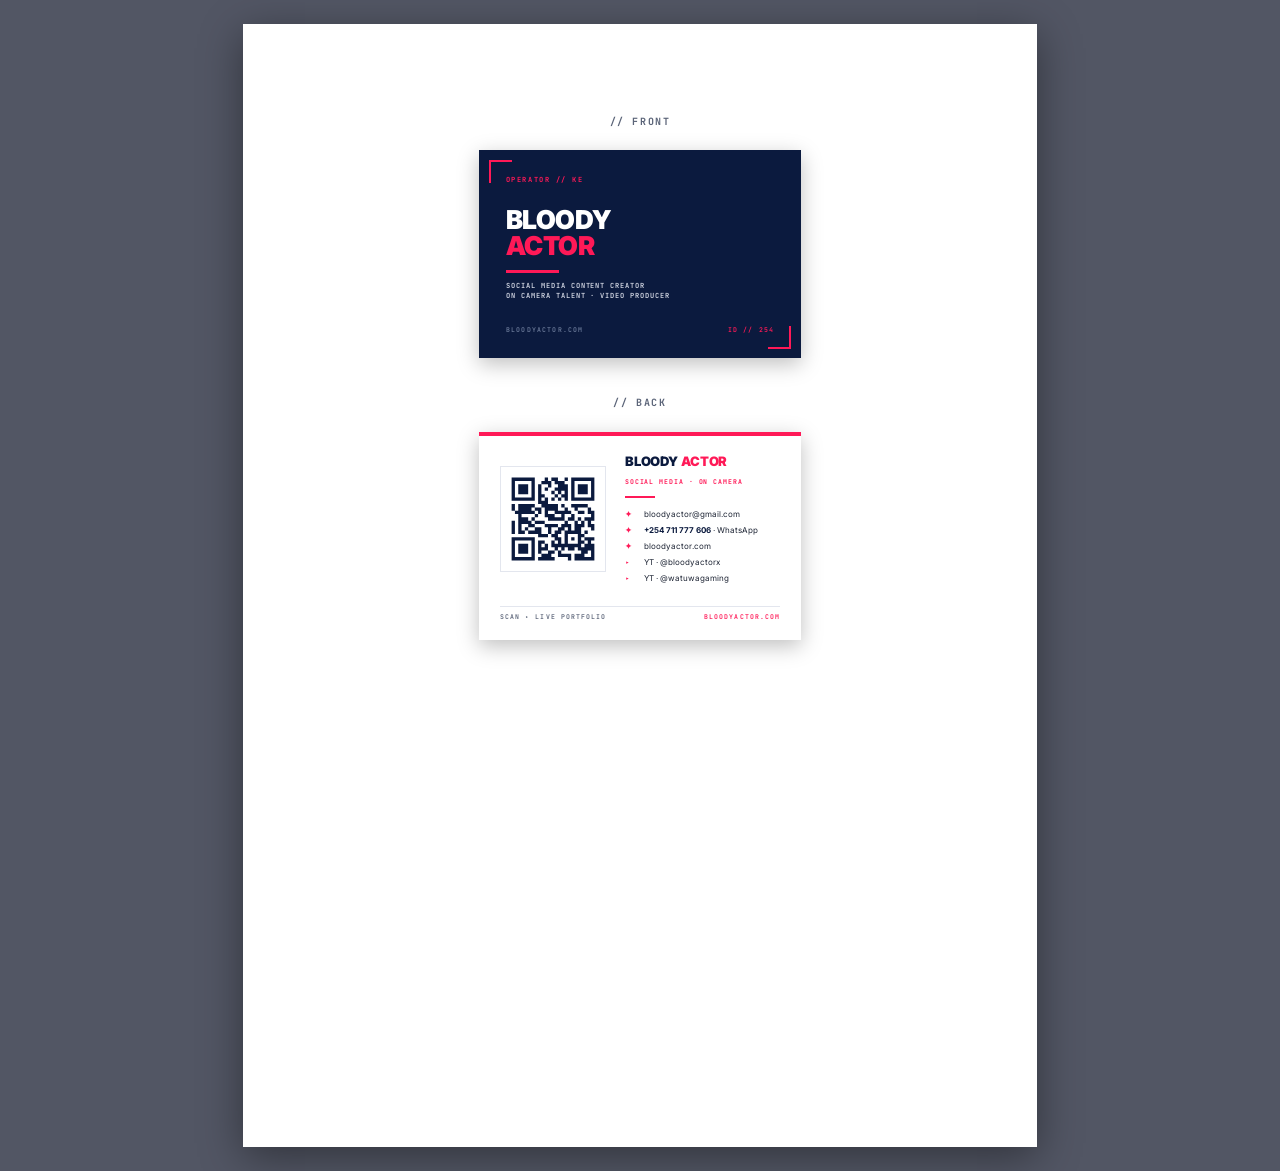
<file: card.html>
<!DOCTYPE html>
<html lang="en">
<head>
<meta charset="UTF-8">
<meta name="viewport" content="width=device-width, initial-scale=1.0">
<meta name="robots" content="noindex, nofollow">
<title>Bloody Actor — Business Card</title>
<link rel="preconnect" href="https://fonts.googleapis.com">
<link rel="preconnect" href="https://fonts.gstatic.com" crossorigin>
<link href="https://fonts.googleapis.com/css2?family=Inter:wght@400;500;600;700;800;900&family=JetBrains+Mono:wght@500;600;700&display=swap" rel="stylesheet">
<style>
  /* ───────────────────────────────────────────────
     BLOODY ACTOR — BUSINESS CARD
     Print spec : 85mm × 55mm (Kenya / EU standard)
     Bleed      : 3mm on every edge (final cut 85×55)
     Workflow   : open this file, Ctrl+P, "Save as PDF",
                  paper A4, margins None, "Background graphics" ON.
                  Send the PDF to your printer.
     ─────────────────────────────────────────────── */
  :root {
    --navy:   #0B1A3E;
    --navy-2: #15224A;
    --pink:   #FF1957;
    --ink:    #1c2333;
    --muted:  #5b6478;
    --line:   #e3e6ee;
  }
  * { margin: 0; padding: 0; box-sizing: border-box; }
  html, body { background: #525664; font-family: 'Inter', sans-serif; -webkit-print-color-adjust: exact; print-color-adjust: exact; }

  /* On-screen preview sheet — both sides side by side */
  .sheet {
    width: 210mm; min-height: 297mm;
    margin: 24px auto; padding: 28mm 0 0;
    display: flex; flex-direction: column; align-items: center; gap: 14mm;
    background: #fff;
    box-shadow: 0 10px 40px rgba(0,0,0,0.4);
  }
  .sheet h6 {
    font-family: 'JetBrains Mono', monospace; font-size: 10px;
    letter-spacing: 0.16em; text-transform: uppercase; color: var(--muted);
    margin-bottom: -8mm; margin-top: -4mm;
  }

  /* ─── CARD CHASSIS ─── */
  .card {
    width: 85mm; height: 55mm;
    position: relative; overflow: hidden;
    box-shadow: 0 6px 20px rgba(0,0,0,0.25);
  }

  /* ═══════════ FRONT ═══════════ */
  .front {
    background: var(--navy); color: #fff;
    display: flex; flex-direction: column; justify-content: space-between;
    padding: 6.5mm 7mm;
  }
  /* corner brackets */
  .front::before, .front::after {
    content: ''; position: absolute; width: 5.5mm; height: 5.5mm;
    border: 0.6mm solid var(--pink);
  }
  .front::before { top: 2.5mm; left: 2.5mm; border-right: none; border-bottom: none; }
  .front::after  { bottom: 2.5mm; right: 2.5mm; border-left: none; border-top: none; }

  .front-tag {
    font-family: 'JetBrains Mono', monospace;
    font-size: 7px; letter-spacing: 0.22em; text-transform: uppercase;
    color: var(--pink); font-weight: 700;
  }
  .front-name {
    font-size: 26px; font-weight: 900; letter-spacing: -0.02em;
    line-height: 1; color: #fff;
  }
  .front-name .last { color: var(--pink); }
  .front-rule { width: 14mm; height: 0.9mm; background: var(--pink); margin: 3mm 0 2mm; }
  .front-role {
    font-family: 'JetBrains Mono', monospace;
    font-size: 7px; letter-spacing: 0.14em; text-transform: uppercase;
    color: #d6dae6; font-weight: 600; line-height: 1.5;
  }
  .front-foot {
    display: flex; justify-content: space-between; align-items: flex-end;
    font-family: 'JetBrains Mono', monospace;
    font-size: 6.5px; letter-spacing: 0.18em; text-transform: uppercase;
    color: #6b7a99; font-weight: 600;
  }
  .front-foot .id { color: var(--pink); }

  /* ═══════════ BACK ═══════════ */
  .back {
    background: #fff; color: var(--ink);
    display: grid; grid-template-columns: auto 1fr;
    gap: 5mm; padding: 5mm 5.5mm;
    border-top: 1.2mm solid var(--pink);
  }
  .back-qr {
    width: 28mm; height: 28mm;
    align-self: center;
    background: #fff; padding: 1mm;
    border: 0.3mm solid var(--line);
  }
  .back-qr img { width: 100%; height: 100%; display: block; }

  .back-info { display: flex; flex-direction: column; justify-content: center; gap: 1.6mm; min-width: 0; }
  .back-name {
    font-size: 13px; font-weight: 900; color: var(--navy); letter-spacing: -0.01em; line-height: 1;
  }
  .back-name .last { color: var(--pink); }
  .back-role {
    font-family: 'JetBrains Mono', monospace;
    font-size: 6.5px; letter-spacing: 0.14em; text-transform: uppercase;
    color: var(--pink); font-weight: 700; margin-top: 1mm;
  }
  .back-divider { width: 8mm; height: 0.5mm; background: var(--pink); margin: 1mm 0 1.2mm; }

  .row {
    display: flex; align-items: center; gap: 2mm;
    font-size: 8px; color: var(--ink); line-height: 1.25;
  }
  .row .ic {
    font-family: 'JetBrains Mono', monospace; font-weight: 700;
    color: var(--pink); font-size: 8px; width: 3mm; flex-shrink: 0;
  }
  .row a { color: var(--ink); text-decoration: none; word-break: break-word; }
  .row strong { font-weight: 700; color: var(--navy); }

  .back-foot {
    grid-column: 1 / -1;
    font-family: 'JetBrains Mono', monospace;
    font-size: 6.5px; letter-spacing: 0.16em; text-transform: uppercase;
    color: var(--muted); font-weight: 600;
    border-top: 0.2mm solid var(--line);
    padding-top: 1.5mm; margin-top: 1mm;
    display: flex; justify-content: space-between;
  }
  .back-foot .pink { color: var(--pink); }

  /* ─── PRINT ─── */
  @media print {
    html, body { background: #fff; }
    .sheet { margin: 0; box-shadow: none; padding: 14mm 0; min-height: auto; }
    .sheet h6 { display: none; }
    .card { box-shadow: none; page-break-inside: avoid; }
    @page { size: A4; margin: 0; }
  }
</style>
</head>
<body>

<div class="sheet">

  <h6>// Front</h6>
  <!-- ════════ FRONT ════════ -->
  <div class="card front">
    <div>
      <div class="front-tag">Operator // KE</div>
    </div>
    <div>
      <div class="front-name">BLOODY<br><span class="last">ACTOR</span></div>
      <div class="front-rule"></div>
      <div class="front-role">Social Media Content Creator<br>On Camera Talent · Video Producer</div>
    </div>
    <div class="front-foot">
      <span>bloodyactor.com</span>
      <span class="id">ID // 254</span>
    </div>
  </div>

  <h6>// Back</h6>
  <!-- ════════ BACK ════════ -->
  <div class="card back">
    <div class="back-qr">
      <img src="assets/qr-site.svg" alt="QR to bloodyactor.com">
    </div>
    <div class="back-info">
      <div class="back-name">BLOODY <span class="last">ACTOR</span></div>
      <div class="back-role">Social Media · On Camera</div>
      <div class="back-divider"></div>

      <div class="row"><span class="ic">✦</span><a href="mailto:bloodyactor@gmail.com">bloodyactor@gmail.com</a></div>
      <div class="row"><span class="ic">✦</span><span><strong>+254 711 777 606</strong> · WhatsApp</span></div>
      <div class="row"><span class="ic">✦</span><a href="https://bloodyactor.com">bloodyactor.com</a></div>
      <div class="row"><span class="ic">▸</span><span>YT · @bloodyactorx</span></div>
      <div class="row"><span class="ic">▸</span><span>YT · @watuwagaming</span></div>
    </div>
    <div class="back-foot">
      <span>Scan ▸ Live portfolio</span>
      <span class="pink">bloodyactor.com</span>
    </div>
  </div>

</div>

</body>
</html>
</file>
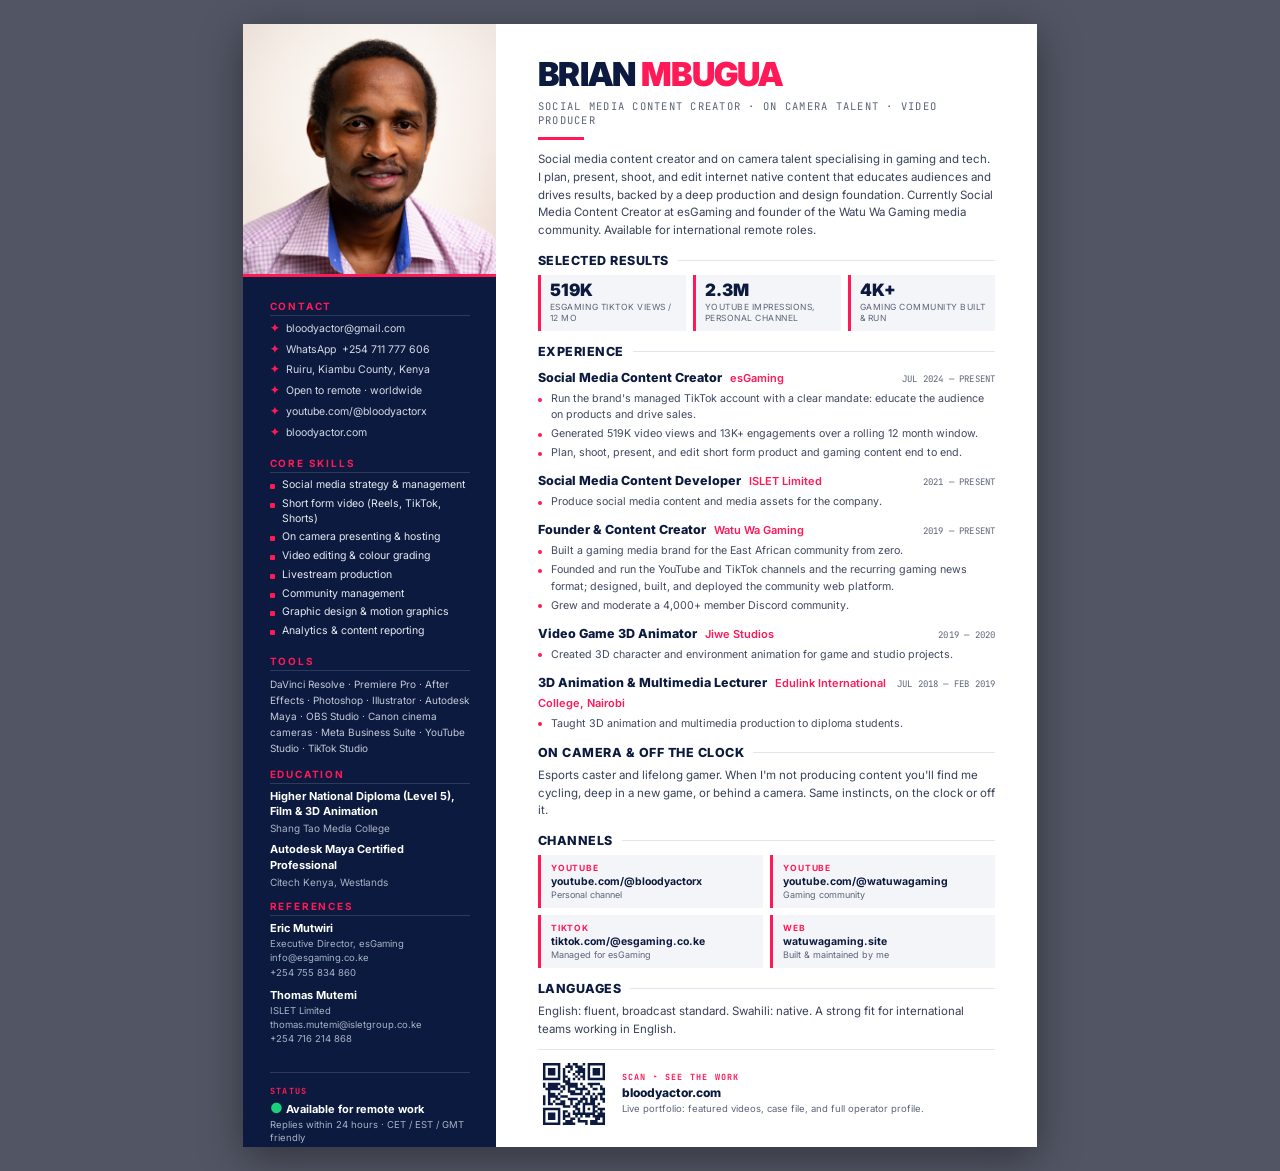
<file: cv.html>
<!DOCTYPE html>
<html lang="en">
<head>
<meta charset="UTF-8">
<meta name="viewport" content="width=device-width, initial-scale=1.0">
<meta name="robots" content="noindex, nofollow">
<title>CV — Bloody Actor</title>
<link rel="preconnect" href="https://fonts.googleapis.com">
<link rel="preconnect" href="https://fonts.gstatic.com" crossorigin>
<link href="https://fonts.googleapis.com/css2?family=Inter:wght@400;500;600;700;800;900&family=JetBrains+Mono:wght@500;600&display=swap" rel="stylesheet">
<style>
  /* ───────────────────────────────────────────────
     BRIAN MBUGUA — CV
     Print to PDF:  open this file, Ctrl+P, "Save as PDF",
     paper A4, margins None, "Background graphics" ON.
     ─────────────────────────────────────────────── */
  :root {
    --navy:   #0B1A3E;
    --navy-2: #15224A;
    --pink:   #FF1957;
    --ink:    #1c2333;
    --muted:  #5b6478;
    --line:   #e3e6ee;
    --tint:   #f4f5f9;
  }
  * { margin: 0; padding: 0; box-sizing: border-box; }
  html, body { background: #525664; }
  body { font-family: 'Inter', sans-serif; color: var(--ink); -webkit-print-color-adjust: exact; print-color-adjust: exact; }
  .mono { font-family: 'JetBrains Mono', monospace; }

  /* The page */
  .page {
    width: 210mm; height: 297mm; overflow: hidden;
    margin: 24px auto; background: #fff;
    display: grid; grid-template-columns: 67mm 1fr;
    box-shadow: 0 10px 40px rgba(0,0,0,0.4);
  }

  /* ─── SIDEBAR ─── */
  .side { background: var(--navy); color: #fff; padding: 0; display: flex; flex-direction: column; }
  .photo-wrap { flex-shrink: 0; }
  .side-pad { padding: 6mm 7mm 6mm; flex: 1; display: flex; flex-direction: column; }
  .photo-wrap { width: 100%; aspect-ratio: 1/1; overflow: hidden; background: var(--navy-2); border-bottom: 3px solid var(--pink); }
  .photo-wrap img { width: 100%; height: 100%; object-fit: cover; object-position: center top; }
  .photo-fallback { width:100%; height:100%; display:flex; align-items:center; justify-content:center; color:#3a4760; }

  .side h2 {
    font-size: 10px; letter-spacing: 0.18em; text-transform: uppercase;
    color: var(--pink); font-weight: 700; margin-bottom: 5px;
    padding-bottom: 3px; border-bottom: 1px solid rgba(255,255,255,0.14);
  }
  .side-block { margin-bottom: 12px; }
  .side-block:last-of-type { margin-bottom: 0; }

  /* Bottom-anchored status stamp — absorbs leftover sidebar space */
  .side-foot {
    margin-top: auto; padding-top: 12px;
    border-top: 1px solid rgba(255,255,255,0.14);
  }
  .side-foot-tag {
    font-family: 'JetBrains Mono', monospace; font-size: 8.5px;
    letter-spacing: 0.16em; text-transform: uppercase; color: var(--pink); font-weight: 700;
  }
  .side-foot-line { font-size: 11px; color: #fff; font-weight: 700; margin-top: 5px; line-height: 1.3; }
  .side-foot-line .dot { color: #1ad17a; font-size: 14px; line-height: 0; }
  .side-foot-sub { font-size: 9.5px; color: #aab2c6; margin-top: 3px; line-height: 1.35; }

  .contact-row { display: flex; gap: 7px; font-size: 10.5px; line-height: 1.5; margin-bottom: 5px; color: #d6dae6; }
  .contact-row .ic { color: var(--pink); font-weight: 700; flex-shrink: 0; }
  .contact-row a { color: #d6dae6; text-decoration: none; word-break: break-word; }

  .skill { font-size: 10.5px; color: #e7eaf2; margin-bottom: 4px; padding-left: 12px; position: relative; line-height: 1.4; }
  .skill::before { content: ''; position: absolute; left: 0; top: 6px; width: 5px; height: 5px; background: var(--pink); border-radius: 1px; }

  .tools { font-size: 10px; line-height: 1.6; color: #c4cad8; }

  .edu-item { margin-bottom: 8px; }
  .edu-item:last-child { margin-bottom: 0; }
  .edu-deg { font-size: 11px; font-weight: 700; color: #fff; line-height: 1.4; }
  .edu-school { font-size: 10px; color: #aab2c6; margin-top: 3px; }

  .ref-name { font-size: 11px; font-weight: 700; color: #fff; }
  .ref-meta { font-size: 9.5px; color: #aab2c6; line-height: 1.5; margin-top: 2px; }

  /* ─── MAIN ─── */
  .main { padding: 9mm 11mm 10mm; }

  .name { font-size: 33px; font-weight: 900; letter-spacing: -0.02em; color: var(--navy); line-height: 1; }
  .name .last { color: var(--pink); }
  .role {
    font-family: 'JetBrains Mono', monospace; font-size: 10.5px;
    letter-spacing: 0.12em; text-transform: uppercase; color: var(--muted);
    margin-top: 8px;
  }
  .rule { height: 3px; background: var(--pink); width: 46px; margin: 10px 0 11px; }

  .summary { font-size: 11.5px; line-height: 1.55; color: #38415a; }

  .sec-title {
    font-size: 12.5px; font-weight: 800; letter-spacing: 0.04em;
    text-transform: uppercase; color: var(--navy);
    margin: 13px 0 7px; display: flex; align-items: center; gap: 9px;
  }
  .sec-title::after { content: ''; flex: 1; height: 1px; background: var(--line); }

  /* Highlights strip */
  .highlights { display: grid; grid-template-columns: repeat(3, 1fr); gap: 7px; }
  .hl { background: var(--tint); border-left: 3px solid var(--pink); padding: 7px 9px; }
  .hl-num { font-size: 17px; font-weight: 900; color: var(--navy); line-height: 1; }
  .hl-lab { font-size: 8.5px; letter-spacing: 0.06em; text-transform: uppercase; color: var(--muted); margin-top: 3px; line-height: 1.3; }

  /* Channels */
  .channels { display: grid; grid-template-columns: 1fr 1fr; gap: 7px; }
  .ch { background: var(--tint); border-left: 3px solid var(--pink); padding: 8px 10px; display: block; text-decoration: none; }
  .ch-plat { display: block; font-size: 8.5px; letter-spacing: 0.1em; text-transform: uppercase; color: var(--pink); font-weight: 700; }
  .ch-handle { display: block; font-size: 10.5px; font-weight: 700; color: var(--navy); margin-top: 2px; word-break: break-word; }
  .ch-note { display: block; font-size: 9px; color: var(--muted); margin-top: 1px; }

  /* QR block (bottom of main column) */
  .qr-block { display: flex; align-items: center; gap: 12px; margin-top: 10px; padding-top: 8px; border-top: 1px solid var(--line); }
  .qr-img { width: 19mm; height: 19mm; flex-shrink: 0; }
  .qr-img img { width: 100%; height: 100%; display: block; }
  .qr-copy { flex: 1; }
  .qr-tag { font-family: 'JetBrains Mono', monospace; font-size: 8.5px; letter-spacing: 0.14em; text-transform: uppercase; color: var(--pink); font-weight: 700; }
  .qr-line { font-size: 12px; font-weight: 800; color: var(--navy); margin-top: 3px; line-height: 1.2; }
  .qr-sub { font-size: 9.5px; color: var(--muted); margin-top: 3px; line-height: 1.35; }

  /* Experience */
  .job { margin-bottom: 8px; }
  .job:last-child { margin-bottom: 0; }
  .job-head { display: flex; justify-content: space-between; align-items: baseline; gap: 10px; }
  .job-title { font-size: 12.5px; font-weight: 800; color: var(--navy); }
  .job-org { font-size: 11px; font-weight: 600; color: var(--pink); }
  .job-date { font-family: 'JetBrains Mono', monospace; font-size: 9px; color: var(--muted); white-space: nowrap; letter-spacing: 0.02em; }
  .job ul { list-style: none; margin-top: 5px; }
  .job li { font-size: 10.7px; line-height: 1.5; color: #414960; padding-left: 13px; position: relative; margin-bottom: 3px; }
  .job li::before { content: ''; position: absolute; left: 0; top: 6.5px; width: 4px; height: 4px; background: var(--pink); border-radius: 50%; }

  @media print {
    html, body { background: #fff; }
    .page { margin: 0; box-shadow: none; width: 210mm; }
    @page { size: A4; margin: 0; }
  }
</style>
</head>
<body>
<div class="page">

  <!-- ════════ SIDEBAR ════════ -->
  <aside class="side">
    <div class="photo-wrap">
      <img src="assets/images/profile.jpg" alt="Brian Mbugua"
           onerror="this.style.display='none';this.parentElement.style.display='none';">
    </div>
    <div class="side-pad">

      <div class="side-block">
        <h2>Contact</h2>
        <div class="contact-row"><span class="ic">✦</span><a href="mailto:bloodyactor@gmail.com">bloodyactor@gmail.com</a></div>
        <div class="contact-row"><span class="ic">✦</span><a href="https://wa.me/254711777606">WhatsApp&nbsp; +254 711 777 606</a></div>
        <div class="contact-row"><span class="ic">✦</span><span>Ruiru, Kiambu County, Kenya</span></div>
        <div class="contact-row"><span class="ic">✦</span><span>Open to remote · worldwide</span></div>
        <div class="contact-row"><span class="ic">✦</span><span>youtube.com/@bloodyactorx</span></div>
        <div class="contact-row"><span class="ic">✦</span><a href="https://bloodyactor.com">bloodyactor.com</a></div>
      </div>

      <div class="side-block">
        <h2>Core Skills</h2>
        <div class="skill">Social media strategy &amp; management</div>
        <div class="skill">Short form video (Reels, TikTok, Shorts)</div>
        <div class="skill">On camera presenting &amp; hosting</div>
        <div class="skill">Video editing &amp; colour grading</div>
        <div class="skill">Livestream production</div>
        <div class="skill">Community management</div>
        <div class="skill">Graphic design &amp; motion graphics</div>
        <div class="skill">Analytics &amp; content reporting</div>
      </div>

      <div class="side-block">
        <h2>Tools</h2>
        <div class="tools">DaVinci Resolve · Premiere Pro · After Effects · Photoshop · Illustrator · Autodesk Maya · OBS Studio · Canon cinema cameras · Meta Business Suite · YouTube Studio · TikTok Studio</div>
      </div>

      <div class="side-block">
        <h2>Education</h2>
        <div class="edu-item">
          <div class="edu-deg">Higher National Diploma (Level 5), Film &amp; 3D Animation</div>
          <div class="edu-school">Shang Tao Media College</div>
        </div>
        <div class="edu-item">
          <div class="edu-deg">Autodesk Maya Certified Professional</div>
          <div class="edu-school">Citech Kenya, Westlands</div>
        </div>
      </div>

      <div class="side-block">
        <h2>References</h2>
        <div class="edu-item">
          <div class="ref-name">Eric Mutwiri</div>
          <div class="ref-meta">Executive Director, esGaming<br>info@esgaming.co.ke<br>+254 755 834 860</div>
        </div>
        <div class="edu-item" style="margin-bottom:0;">
          <div class="ref-name">Thomas Mutemi</div>
          <div class="ref-meta">ISLET Limited<br>thomas.mutemi@isletgroup.co.ke<br>+254 716 214 868</div>
        </div>
      </div>

      <div class="side-foot">
        <div class="side-foot-tag">Status</div>
        <div class="side-foot-line"><span class="dot">●</span> Available for remote work</div>
        <div class="side-foot-sub">Replies within 24 hours · CET / EST / GMT friendly</div>
      </div>

    </div>
  </aside>

  <!-- ════════ MAIN ════════ -->
  <main class="main">

    <div class="name">BRIAN <span class="last">MBUGUA</span></div>
    <div class="role">Social Media Content Creator · On Camera Talent · Video Producer</div>
    <div class="rule"></div>

    <p class="summary">
      Social media content creator and on camera talent specialising in gaming and
      tech. I plan, present, shoot, and edit internet native content that educates
      audiences and drives results, backed by a deep production and design
      foundation. Currently Social Media Content Creator at esGaming and founder of
      the Watu Wa Gaming media community. Available for international remote roles.
    </p>

    <div class="sec-title">Selected Results</div>
    <div class="highlights">
      <div class="hl"><div class="hl-num">519K</div><div class="hl-lab">esGaming TikTok views / 12&nbsp;mo</div></div>
      <div class="hl"><div class="hl-num">2.3M</div><div class="hl-lab">YouTube impressions, personal channel</div></div>
      <div class="hl"><div class="hl-num">4K+</div><div class="hl-lab">Gaming community built &amp; run</div></div>
    </div>

    <div class="sec-title">Experience</div>

    <div class="job">
      <div class="job-head">
        <div><span class="job-title">Social Media Content Creator</span> &nbsp;<span class="job-org">esGaming</span></div>
        <div class="job-date">JUL 2024 — PRESENT</div>
      </div>
      <ul>
        <li>Run the brand's managed TikTok account with a clear mandate: educate the audience on products and drive sales.</li>
        <li>Generated 519K video views and 13K+ engagements over a rolling 12 month window.</li>
        <li>Plan, shoot, present, and edit short form product and gaming content end to end.</li>
      </ul>
    </div>

    <div class="job">
      <div class="job-head">
        <div><span class="job-title">Social Media Content Developer</span> &nbsp;<span class="job-org">ISLET Limited</span></div>
        <div class="job-date">2021 — PRESENT</div>
      </div>
      <ul>
        <li>Produce social media content and media assets for the company.</li>
      </ul>
    </div>

    <div class="job">
      <div class="job-head">
        <div><span class="job-title">Founder &amp; Content Creator</span> &nbsp;<span class="job-org">Watu Wa Gaming</span></div>
        <div class="job-date">2019 — PRESENT</div>
      </div>
      <ul>
        <li>Built a gaming media brand for the East African community from zero.</li>
        <li>Founded and run the YouTube and TikTok channels and the recurring gaming news format; designed, built, and deployed the community web platform.</li>
        <li>Grew and moderate a 4,000+ member Discord community.</li>
      </ul>
    </div>

    <div class="job">
      <div class="job-head">
        <div><span class="job-title">Video Game 3D Animator</span> &nbsp;<span class="job-org">Jiwe Studios</span></div>
        <div class="job-date">2019 — 2020</div>
      </div>
      <ul>
        <li>Created 3D character and environment animation for game and studio projects.</li>
      </ul>
    </div>

    <div class="job">
      <div class="job-head">
        <div><span class="job-title">3D Animation &amp; Multimedia Lecturer</span> &nbsp;<span class="job-org">Edulink International College, Nairobi</span></div>
        <div class="job-date">JUL 2018 — FEB 2019</div>
      </div>
      <ul>
        <li>Taught 3D animation and multimedia production to diploma students.</li>
      </ul>
    </div>

    <div class="sec-title">On Camera &amp; Off The Clock</div>
    <p class="summary">
      Esports caster and lifelong gamer. When I'm not producing content you'll find
      me cycling, deep in a new game, or behind a camera. Same instincts, on the
      clock or off it.
    </p>

    <div class="sec-title">Channels</div>
    <div class="channels">
      <a class="ch" href="https://youtube.com/@bloodyactorx">
        <span class="ch-plat">YouTube</span>
        <span class="ch-handle">youtube.com/@bloodyactorx</span>
        <span class="ch-note">Personal channel</span>
      </a>
      <a class="ch" href="https://youtube.com/@watuwagaming">
        <span class="ch-plat">YouTube</span>
        <span class="ch-handle">youtube.com/@watuwagaming</span>
        <span class="ch-note">Gaming community</span>
      </a>
      <a class="ch" href="https://tiktok.com/@esgaming.co.ke">
        <span class="ch-plat">TikTok</span>
        <span class="ch-handle">tiktok.com/@esgaming.co.ke</span>
        <span class="ch-note">Managed for esGaming</span>
      </a>
      <a class="ch" href="https://watuwagaming.site">
        <span class="ch-plat">Web</span>
        <span class="ch-handle">watuwagaming.site</span>
        <span class="ch-note">Built &amp; maintained by me</span>
      </a>
    </div>

    <div class="sec-title">Languages</div>
    <p class="summary">
      English: fluent, broadcast standard. Swahili: native. A strong fit for
      international teams working in English.
    </p>

    <div class="qr-block">
      <div class="qr-img"><img src="assets/qr-site.svg" alt="QR to bloodyactor.com"></div>
      <div class="qr-copy">
        <div class="qr-tag">Scan ▸ See the work</div>
        <div class="qr-line">bloodyactor.com</div>
        <div class="qr-sub">Live portfolio: featured videos, case file, and full operator profile.</div>
      </div>
    </div>

  </main>
</div>
</body>
</html>
</file>
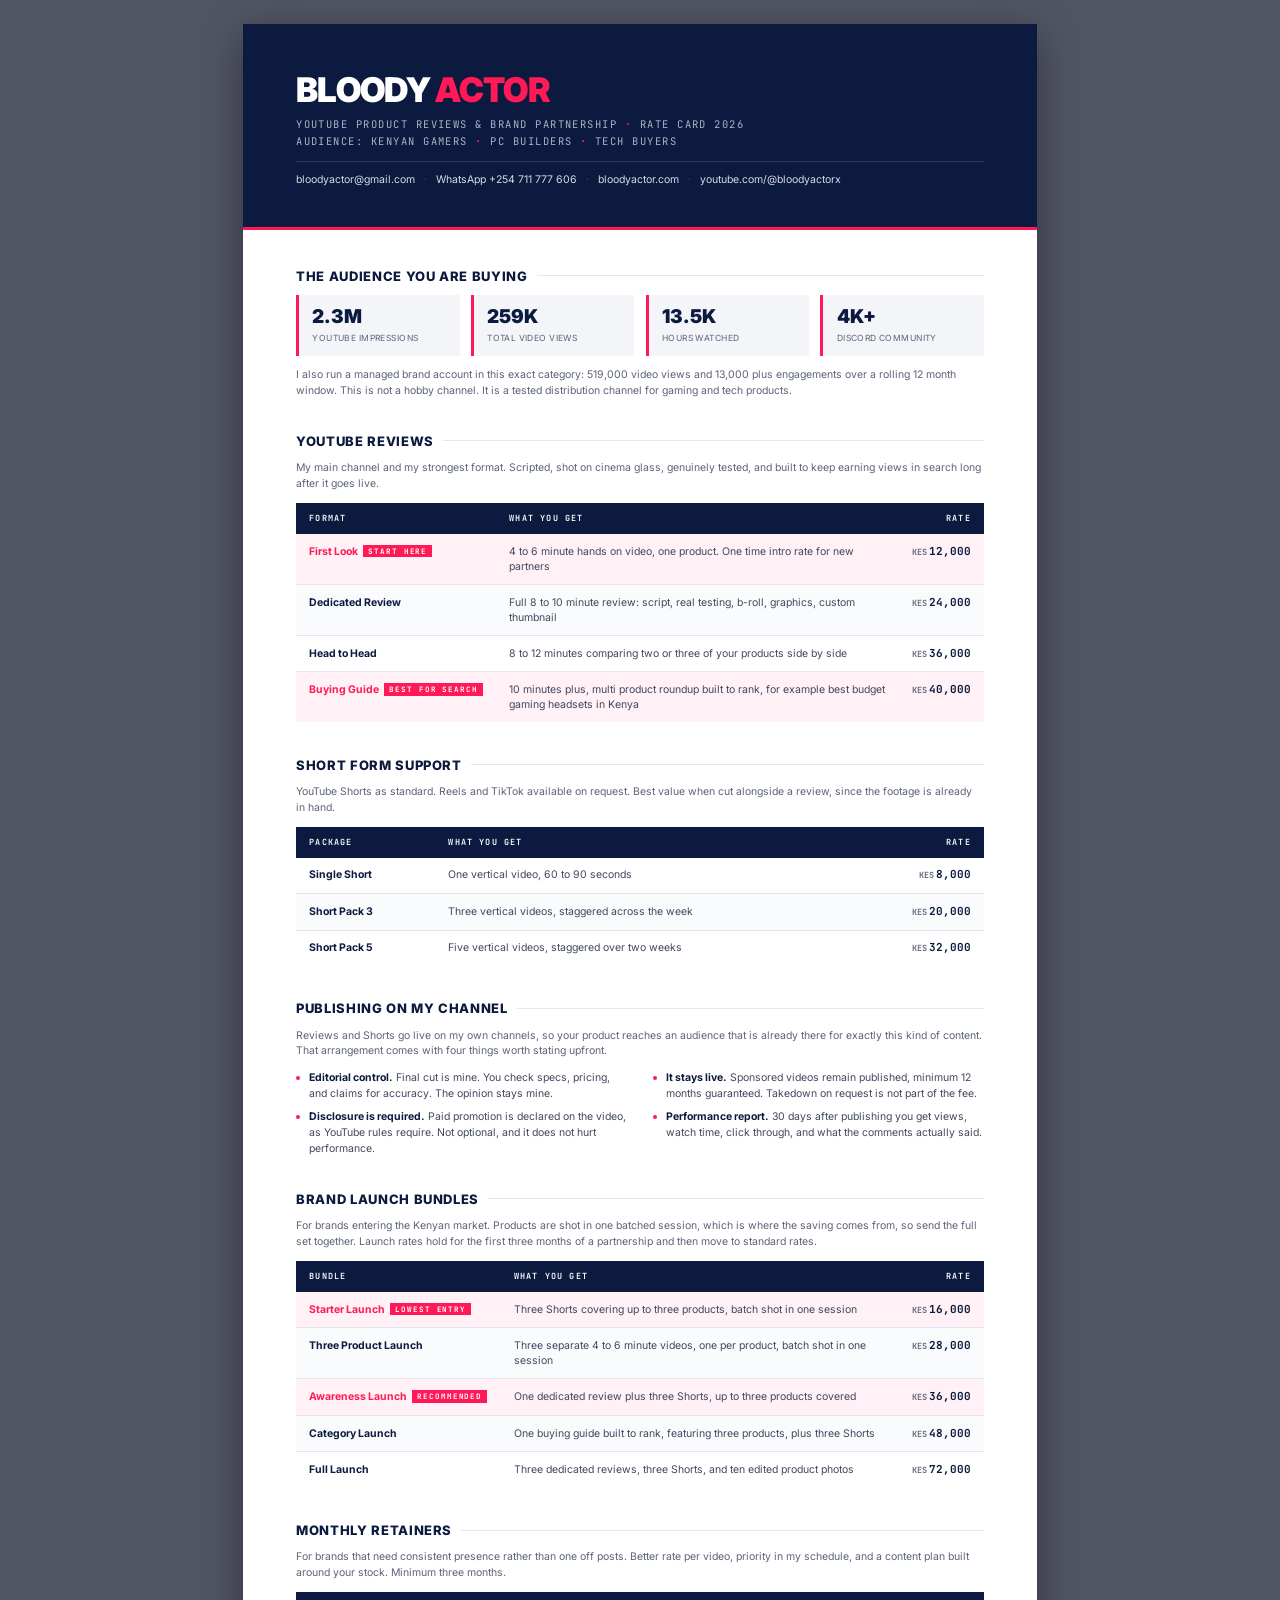
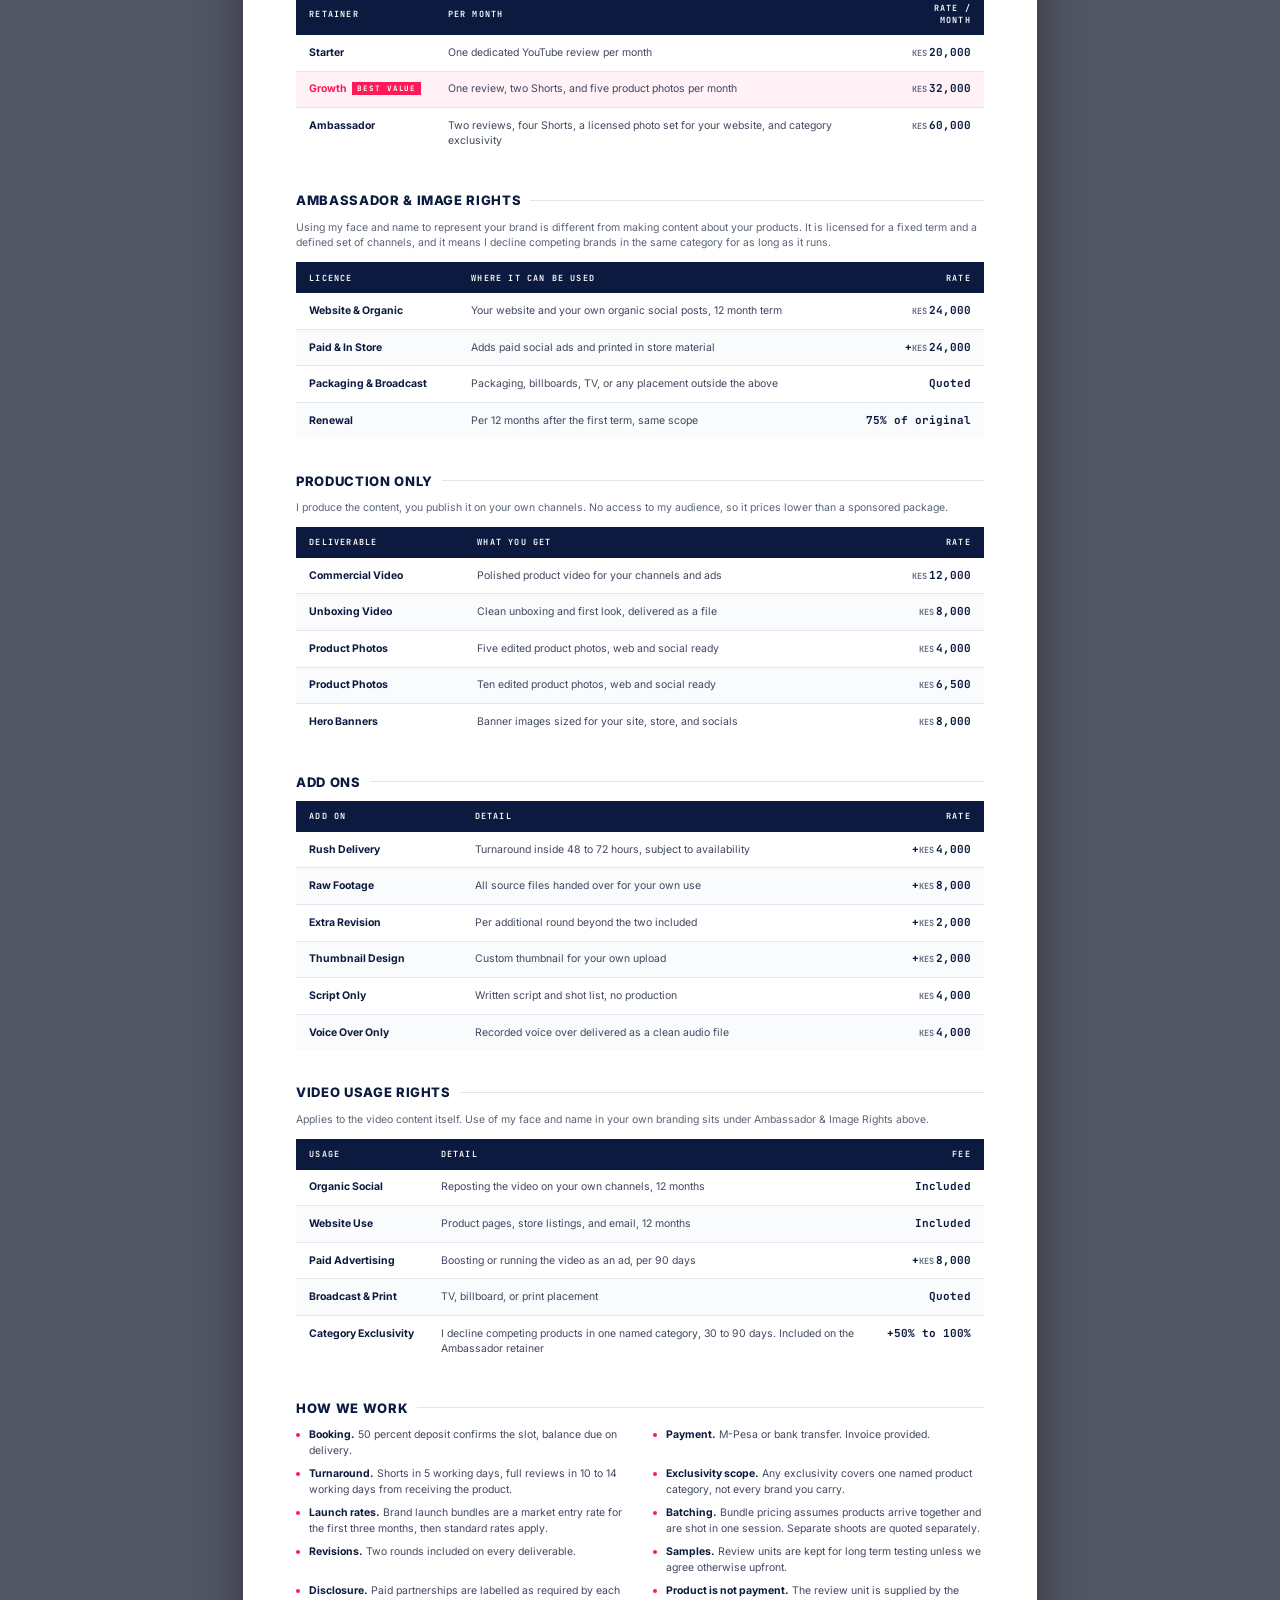
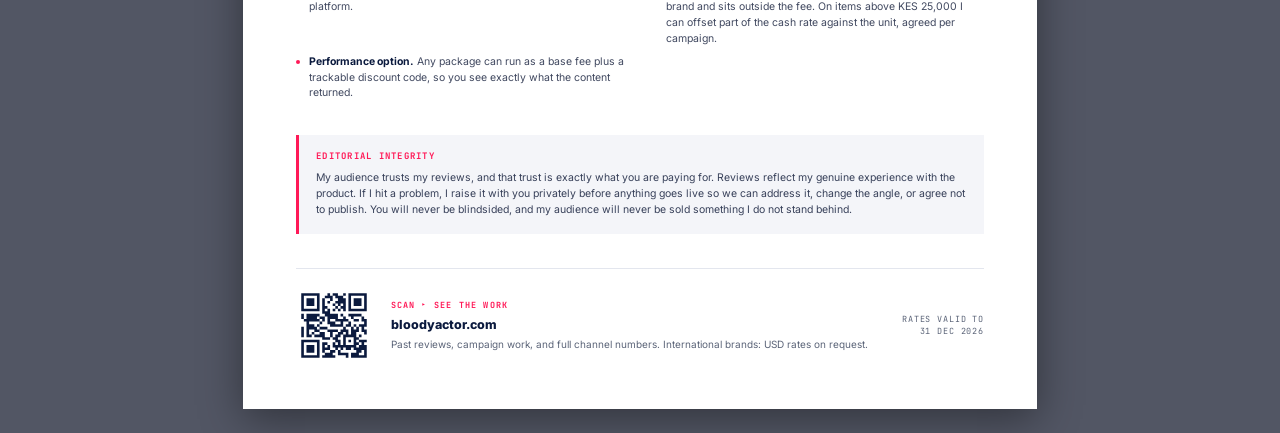
<file: rate-card.html>
<!DOCTYPE html>
<html lang="en">
<head>
<meta charset="UTF-8">
<meta name="viewport" content="width=device-width, initial-scale=1.0">
<meta name="robots" content="noindex, nofollow">
<title>Rate Card 2026 — Bloody Actor</title>
<link rel="preconnect" href="https://fonts.googleapis.com">
<link rel="preconnect" href="https://fonts.gstatic.com" crossorigin>
<link href="https://fonts.googleapis.com/css2?family=Inter:wght@400;500;600;700;800;900&family=JetBrains+Mono:wght@500;600;700&display=swap" rel="stylesheet">
<style>
  /* ───────────────────────────────────────────────
     BLOODY ACTOR — RATE CARD 2026
     Print to PDF:  open this file, Ctrl+P, "Save as PDF",
     paper A4, margins None, "Background graphics" ON.
     Flows to 2 pages by design. Sections never split.
     ─────────────────────────────────────────────── */
  :root {
    --navy:   #0B1A3E;
    --navy-2: #15224A;
    --pink:   #FF1957;
    --ink:    #1c2333;
    --muted:  #5b6478;
    --line:   #e3e6ee;
    --tint:   #f4f5f9;
    --tint-2: #fafbfd;
  }
  * { margin: 0; padding: 0; box-sizing: border-box; }
  html, body { background: #525664; }
  body { font-family: 'Inter', sans-serif; color: var(--ink); -webkit-print-color-adjust: exact; print-color-adjust: exact; }

  .page { width: 210mm; margin: 24px auto; background: #fff; box-shadow: 0 10px 40px rgba(0,0,0,0.4); }

  /* ─── HEADER BAND ─── */
  .head { background: var(--navy); color: #fff; padding: 13mm 14mm 11mm; position: relative; }
  .head::after { content: ''; position: absolute; bottom: 0; left: 0; right: 0; height: 3px; background: var(--pink); }
  .wordmark { font-size: 34px; font-weight: 900; letter-spacing: -0.02em; line-height: 1; }
  .wordmark .last { color: var(--pink); }
  .head-sub {
    font-family: 'JetBrains Mono', monospace; font-size: 10.5px; letter-spacing: 0.14em;
    text-transform: uppercase; color: #aab2c6; margin-top: 9px; line-height: 1.6;
  }
  .head-sub .pink { color: var(--pink); font-weight: 700; }
  .head-contact {
    font-size: 10.5px; color: #d6dae6; margin-top: 11px; padding-top: 10px;
    border-top: 1px solid rgba(255,255,255,0.14); line-height: 1.6;
  }
  .head-contact .sep { color: #4a5878; margin: 0 6px; }

  /* ─── BODY ─── */
  .body { padding: 10mm 14mm 12mm; }

  .sec {
    margin-bottom: 9mm;
    page-break-inside: avoid; break-inside: avoid;
  }
  .sec:last-child { margin-bottom: 0; }

  .sec-title {
    font-size: 13px; font-weight: 800; letter-spacing: 0.05em; text-transform: uppercase;
    color: var(--navy); margin-bottom: 3mm; display: flex; align-items: center; gap: 9px;
  }
  .sec-title::after { content: ''; flex: 1; height: 1px; background: var(--line); }
  .sec-note { font-size: 10.5px; color: var(--muted); line-height: 1.5; margin-bottom: 3mm; }

  /* ─── PROOF STRIP ─── */
  .proof { display: grid; grid-template-columns: repeat(4, 1fr); gap: 3mm; }
  .pf { background: var(--tint); border-left: 3px solid var(--pink); padding: 3mm 3.5mm; }
  .pf-num { font-size: 19px; font-weight: 900; color: var(--navy); line-height: 1; }
  .pf-lab { font-size: 8.5px; letter-spacing: 0.05em; text-transform: uppercase; color: var(--muted); margin-top: 2mm; line-height: 1.35; }

  /* ─── TABLES ─── */
  table { width: 100%; border-collapse: collapse; }
  thead th {
    background: var(--navy); color: #fff; text-align: left;
    font-family: 'JetBrains Mono', monospace; font-size: 8.5px; font-weight: 600;
    letter-spacing: 0.14em; text-transform: uppercase; padding: 2.5mm 3.5mm;
  }
  thead th.num { text-align: right; }
  tbody td { padding: 2.6mm 3.5mm; font-size: 10.5px; line-height: 1.45; border-bottom: 1px solid var(--line); vertical-align: top; }
  tbody tr:nth-child(even) td { background: var(--tint-2); }
  tbody tr:last-child td { border-bottom: none; }
  .t-name { font-weight: 700; color: var(--navy); white-space: nowrap; }
  .t-desc { color: #414960; }
  .t-price {
    text-align: right; white-space: nowrap;
    font-family: 'JetBrains Mono', monospace; font-weight: 700; font-size: 11px; color: var(--navy);
  }
  .t-price .cur { font-size: 8.5px; color: var(--muted); font-weight: 600; margin-right: 2px; }

  /* Featured row (best value) */
  tbody tr.feat td { background: rgba(255,25,87,0.06); }
  tbody tr.feat .t-name { color: var(--pink); }
  .tag {
    display: inline-block; font-family: 'JetBrains Mono', monospace; font-size: 7.5px;
    letter-spacing: 0.12em; text-transform: uppercase; font-weight: 700;
    background: var(--pink); color: #fff; padding: 1px 5px; margin-left: 5px; vertical-align: 1px;
  }

  /* ─── TERMS ─── */
  .terms { display: grid; grid-template-columns: 1fr 1fr; gap: 2mm 7mm; }
  .term { font-size: 10.5px; line-height: 1.5; color: #414960; padding-left: 13px; position: relative; }
  .term::before { content: ''; position: absolute; left: 0; top: 6px; width: 4px; height: 4px; background: var(--pink); border-radius: 50%; }
  .term strong { color: var(--navy); font-weight: 700; }

  /* ─── INTEGRITY CALLOUT ─── */
  .callout { background: var(--tint); border-left: 3px solid var(--pink); padding: 4mm 4.5mm; }
  .callout-title {
    font-family: 'JetBrains Mono', monospace; font-size: 9px; letter-spacing: 0.14em;
    text-transform: uppercase; color: var(--pink); font-weight: 700; margin-bottom: 2mm;
  }
  .callout p { font-size: 10.5px; line-height: 1.55; color: #38415a; }

  /* ─── FOOTER ─── */
  .foot {
    margin-top: 9mm; padding-top: 5mm; border-top: 1px solid var(--line);
    display: flex; align-items: center; gap: 5mm;
    page-break-inside: avoid; break-inside: avoid;
  }
  .foot-qr { width: 20mm; height: 20mm; flex-shrink: 0; }
  .foot-qr img { width: 100%; height: 100%; display: block; }
  .foot-copy { flex: 1; }
  .foot-tag {
    font-family: 'JetBrains Mono', monospace; font-size: 8.5px; letter-spacing: 0.14em;
    text-transform: uppercase; color: var(--pink); font-weight: 700;
  }
  .foot-line { font-size: 12.5px; font-weight: 800; color: var(--navy); margin-top: 1.5mm; }
  .foot-sub { font-size: 10px; color: var(--muted); margin-top: 1.5mm; line-height: 1.45; }
  .foot-valid {
    font-family: 'JetBrains Mono', monospace; font-size: 8.5px; letter-spacing: 0.1em;
    text-transform: uppercase; color: var(--muted); text-align: right; white-space: nowrap;
  }

  @media print {
    html, body { background: #fff; }
    .page { margin: 0; box-shadow: none; width: 210mm; }
    @page { size: A4; margin: 0; }
  }
</style>
</head>
<body>
<div class="page">

  <!-- ════════ HEADER ════════ -->
  <header class="head">
    <div class="wordmark">BLOODY <span class="last">ACTOR</span></div>
    <div class="head-sub">
      YouTube Product Reviews &amp; Brand Partnership <span class="pink">·</span> Rate Card 2026<br>
      Audience: Kenyan gamers <span class="pink">·</span> PC builders <span class="pink">·</span> Tech buyers
    </div>
    <div class="head-contact">
      bloodyactor@gmail.com <span class="sep">·</span> WhatsApp +254 711 777 606 <span class="sep">·</span> bloodyactor.com <span class="sep">·</span> youtube.com/@bloodyactorx
    </div>
  </header>

  <div class="body">

    <!-- ════════ PROOF ════════ -->
    <section class="sec">
      <div class="sec-title">The Audience You Are Buying</div>
      <div class="proof">
        <div class="pf"><div class="pf-num">2.3M</div><div class="pf-lab">YouTube impressions</div></div>
        <div class="pf"><div class="pf-num">259K</div><div class="pf-lab">Total video views</div></div>
        <div class="pf"><div class="pf-num">13.5K</div><div class="pf-lab">Hours watched</div></div>
        <div class="pf"><div class="pf-num">4K+</div><div class="pf-lab">Discord community</div></div>
      </div>
      <div class="sec-note" style="margin-top:3mm; margin-bottom:0;">
        I also run a managed brand account in this exact category: 519,000 video views and 13,000 plus
        engagements over a rolling 12 month window. This is not a hobby channel. It is a tested
        distribution channel for gaming and tech products.
      </div>
    </section>

    <!-- ════════ YOUTUBE REVIEWS (FLAGSHIP) ════════ -->
    <section class="sec">
      <div class="sec-title">YouTube Reviews</div>
      <div class="sec-note">
        My main channel and my strongest format. Scripted, shot on cinema glass, genuinely tested,
        and built to keep earning views in search long after it goes live.
      </div>
      <table>
        <thead>
          <tr><th>Format</th><th>What you get</th><th class="num">Rate</th></tr>
        </thead>
        <tbody>
          <tr class="feat">
            <td class="t-name">First Look<span class="tag">Start here</span></td>
            <td class="t-desc">4 to 6 minute hands on video, one product. One time intro rate for new partners</td>
            <td class="t-price"><span class="cur">KES</span>12,000</td>
          </tr>
          <tr>
            <td class="t-name">Dedicated Review</td>
            <td class="t-desc">Full 8 to 10 minute review: script, real testing, b-roll, graphics, custom thumbnail</td>
            <td class="t-price"><span class="cur">KES</span>24,000</td>
          </tr>
          <tr>
            <td class="t-name">Head to Head</td>
            <td class="t-desc">8 to 12 minutes comparing two or three of your products side by side</td>
            <td class="t-price"><span class="cur">KES</span>36,000</td>
          </tr>
          <tr class="feat">
            <td class="t-name">Buying Guide<span class="tag">Best for search</span></td>
            <td class="t-desc">10 minutes plus, multi product roundup built to rank, for example best budget gaming headsets in Kenya</td>
            <td class="t-price"><span class="cur">KES</span>40,000</td>
          </tr>
        </tbody>
      </table>
    </section>

    <!-- ════════ SHORT FORM SUPPORT ════════ -->
    <section class="sec">
      <div class="sec-title">Short Form Support</div>
      <div class="sec-note">
        YouTube Shorts as standard. Reels and TikTok available on request. Best value when cut alongside
        a review, since the footage is already in hand.
      </div>
      <table>
        <thead>
          <tr><th>Package</th><th>What you get</th><th class="num">Rate</th></tr>
        </thead>
        <tbody>
          <tr>
            <td class="t-name">Single Short</td>
            <td class="t-desc">One vertical video, 60 to 90 seconds</td>
            <td class="t-price"><span class="cur">KES</span>8,000</td>
          </tr>
          <tr>
            <td class="t-name">Short Pack 3</td>
            <td class="t-desc">Three vertical videos, staggered across the week</td>
            <td class="t-price"><span class="cur">KES</span>20,000</td>
          </tr>
          <tr>
            <td class="t-name">Short Pack 5</td>
            <td class="t-desc">Five vertical videos, staggered over two weeks</td>
            <td class="t-price"><span class="cur">KES</span>32,000</td>
          </tr>
        </tbody>
      </table>
    </section>

    <!-- ════════ PUBLISHING ON MY CHANNEL ════════ -->
    <section class="sec">
      <div class="sec-title">Publishing On My Channel</div>
      <div class="sec-note">
        Reviews and Shorts go live on my own channels, so your product reaches an audience that is
        already there for exactly this kind of content. That arrangement comes with four things worth
        stating upfront.
      </div>
      <div class="terms">
        <div class="term"><strong>Editorial control.</strong> Final cut is mine. You check specs, pricing, and claims for accuracy. The opinion stays mine.</div>
        <div class="term"><strong>It stays live.</strong> Sponsored videos remain published, minimum 12 months guaranteed. Takedown on request is not part of the fee.</div>
        <div class="term"><strong>Disclosure is required.</strong> Paid promotion is declared on the video, as YouTube rules require. Not optional, and it does not hurt performance.</div>
        <div class="term"><strong>Performance report.</strong> 30 days after publishing you get views, watch time, click through, and what the comments actually said.</div>
      </div>
    </section>

    <!-- ════════ LAUNCH BUNDLES ════════ -->
    <section class="sec">
      <div class="sec-title">Brand Launch Bundles</div>
      <div class="sec-note">
        For brands entering the Kenyan market. Products are shot in one batched session, which is where
        the saving comes from, so send the full set together. Launch rates hold for the first three months
        of a partnership and then move to standard rates.
      </div>
      <table>
        <thead>
          <tr><th>Bundle</th><th>What you get</th><th class="num">Rate</th></tr>
        </thead>
        <tbody>
          <tr class="feat">
            <td class="t-name">Starter Launch<span class="tag">Lowest entry</span></td>
            <td class="t-desc">Three Shorts covering up to three products, batch shot in one session</td>
            <td class="t-price"><span class="cur">KES</span>16,000</td>
          </tr>
          <tr>
            <td class="t-name">Three Product Launch</td>
            <td class="t-desc">Three separate 4 to 6 minute videos, one per product, batch shot in one session</td>
            <td class="t-price"><span class="cur">KES</span>28,000</td>
          </tr>
          <tr class="feat">
            <td class="t-name">Awareness Launch<span class="tag">Recommended</span></td>
            <td class="t-desc">One dedicated review plus three Shorts, up to three products covered</td>
            <td class="t-price"><span class="cur">KES</span>36,000</td>
          </tr>
          <tr>
            <td class="t-name">Category Launch</td>
            <td class="t-desc">One buying guide built to rank, featuring three products, plus three Shorts</td>
            <td class="t-price"><span class="cur">KES</span>48,000</td>
          </tr>
          <tr>
            <td class="t-name">Full Launch</td>
            <td class="t-desc">Three dedicated reviews, three Shorts, and ten edited product photos</td>
            <td class="t-price"><span class="cur">KES</span>72,000</td>
          </tr>
        </tbody>
      </table>
    </section>

    <!-- ════════ RETAINERS & AMBASSADOR ════════ -->
    <section class="sec">
      <div class="sec-title">Monthly Retainers</div>
      <div class="sec-note">
        For brands that need consistent presence rather than one off posts. Better rate per video,
        priority in my schedule, and a content plan built around your stock. Minimum three months.
      </div>
      <table>
        <thead>
          <tr><th>Retainer</th><th>Per month</th><th class="num">Rate / month</th></tr>
        </thead>
        <tbody>
          <tr>
            <td class="t-name">Starter</td>
            <td class="t-desc">One dedicated YouTube review per month</td>
            <td class="t-price"><span class="cur">KES</span>20,000</td>
          </tr>
          <tr class="feat">
            <td class="t-name">Growth<span class="tag">Best value</span></td>
            <td class="t-desc">One review, two Shorts, and five product photos per month</td>
            <td class="t-price"><span class="cur">KES</span>32,000</td>
          </tr>
          <tr>
            <td class="t-name">Ambassador</td>
            <td class="t-desc">Two reviews, four Shorts, a licensed photo set for your website, and category exclusivity</td>
            <td class="t-price"><span class="cur">KES</span>60,000</td>
          </tr>
        </tbody>
      </table>
    </section>

    <!-- ════════ AMBASSADOR & IMAGE RIGHTS ════════ -->
    <section class="sec">
      <div class="sec-title">Ambassador &amp; Image Rights</div>
      <div class="sec-note">
        Using my face and name to represent your brand is different from making content about your
        products. It is licensed for a fixed term and a defined set of channels, and it means I decline
        competing brands in the same category for as long as it runs.
      </div>
      <table>
        <thead>
          <tr><th>Licence</th><th>Where it can be used</th><th class="num">Rate</th></tr>
        </thead>
        <tbody>
          <tr>
            <td class="t-name">Website &amp; Organic</td>
            <td class="t-desc">Your website and your own organic social posts, 12 month term</td>
            <td class="t-price"><span class="cur">KES</span>24,000</td>
          </tr>
          <tr>
            <td class="t-name">Paid &amp; In Store</td>
            <td class="t-desc">Adds paid social ads and printed in store material</td>
            <td class="t-price">+<span class="cur">KES</span>24,000</td>
          </tr>
          <tr>
            <td class="t-name">Packaging &amp; Broadcast</td>
            <td class="t-desc">Packaging, billboards, TV, or any placement outside the above</td>
            <td class="t-price">Quoted</td>
          </tr>
          <tr>
            <td class="t-name">Renewal</td>
            <td class="t-desc">Per 12 months after the first term, same scope</td>
            <td class="t-price">75% of original</td>
          </tr>
        </tbody>
      </table>
    </section>

    <!-- ════════ PRODUCTION ONLY ════════ -->
    <section class="sec">
      <div class="sec-title">Production Only</div>
      <div class="sec-note">
        I produce the content, you publish it on your own channels. No access to my audience,
        so it prices lower than a sponsored package.
      </div>
      <table>
        <thead>
          <tr><th>Deliverable</th><th>What you get</th><th class="num">Rate</th></tr>
        </thead>
        <tbody>
          <tr>
            <td class="t-name">Commercial Video</td>
            <td class="t-desc">Polished product video for your channels and ads</td>
            <td class="t-price"><span class="cur">KES</span>12,000</td>
          </tr>
          <tr>
            <td class="t-name">Unboxing Video</td>
            <td class="t-desc">Clean unboxing and first look, delivered as a file</td>
            <td class="t-price"><span class="cur">KES</span>8,000</td>
          </tr>
          <tr>
            <td class="t-name">Product Photos</td>
            <td class="t-desc">Five edited product photos, web and social ready</td>
            <td class="t-price"><span class="cur">KES</span>4,000</td>
          </tr>
          <tr>
            <td class="t-name">Product Photos</td>
            <td class="t-desc">Ten edited product photos, web and social ready</td>
            <td class="t-price"><span class="cur">KES</span>6,500</td>
          </tr>
          <tr>
            <td class="t-name">Hero Banners</td>
            <td class="t-desc">Banner images sized for your site, store, and socials</td>
            <td class="t-price"><span class="cur">KES</span>8,000</td>
          </tr>
        </tbody>
      </table>
    </section>

    <!-- ════════ ADD ONS ════════ -->
    <section class="sec">
      <div class="sec-title">Add Ons</div>
      <table>
        <thead>
          <tr><th>Add on</th><th>Detail</th><th class="num">Rate</th></tr>
        </thead>
        <tbody>
          <tr>
            <td class="t-name">Rush Delivery</td>
            <td class="t-desc">Turnaround inside 48 to 72 hours, subject to availability</td>
            <td class="t-price">+<span class="cur">KES</span>4,000</td>
          </tr>
          <tr>
            <td class="t-name">Raw Footage</td>
            <td class="t-desc">All source files handed over for your own use</td>
            <td class="t-price">+<span class="cur">KES</span>8,000</td>
          </tr>
          <tr>
            <td class="t-name">Extra Revision</td>
            <td class="t-desc">Per additional round beyond the two included</td>
            <td class="t-price">+<span class="cur">KES</span>2,000</td>
          </tr>
          <tr>
            <td class="t-name">Thumbnail Design</td>
            <td class="t-desc">Custom thumbnail for your own upload</td>
            <td class="t-price">+<span class="cur">KES</span>2,000</td>
          </tr>
          <tr>
            <td class="t-name">Script Only</td>
            <td class="t-desc">Written script and shot list, no production</td>
            <td class="t-price"><span class="cur">KES</span>4,000</td>
          </tr>
          <tr>
            <td class="t-name">Voice Over Only</td>
            <td class="t-desc">Recorded voice over delivered as a clean audio file</td>
            <td class="t-price"><span class="cur">KES</span>4,000</td>
          </tr>
        </tbody>
      </table>
    </section>

    <!-- ════════ USAGE RIGHTS ════════ -->
    <section class="sec">
      <div class="sec-title">Video Usage Rights</div>
      <div class="sec-note">Applies to the video content itself. Use of my face and name in your own branding sits under Ambassador &amp; Image Rights above.</div>
      <table>
        <thead>
          <tr><th>Usage</th><th>Detail</th><th class="num">Fee</th></tr>
        </thead>
        <tbody>
          <tr>
            <td class="t-name">Organic Social</td>
            <td class="t-desc">Reposting the video on your own channels, 12 months</td>
            <td class="t-price">Included</td>
          </tr>
          <tr>
            <td class="t-name">Website Use</td>
            <td class="t-desc">Product pages, store listings, and email, 12 months</td>
            <td class="t-price">Included</td>
          </tr>
          <tr>
            <td class="t-name">Paid Advertising</td>
            <td class="t-desc">Boosting or running the video as an ad, per 90 days</td>
            <td class="t-price">+<span class="cur">KES</span>8,000</td>
          </tr>
          <tr>
            <td class="t-name">Broadcast &amp; Print</td>
            <td class="t-desc">TV, billboard, or print placement</td>
            <td class="t-price">Quoted</td>
          </tr>
          <tr>
            <td class="t-name">Category Exclusivity</td>
            <td class="t-desc">I decline competing products in one named category, 30 to 90 days. Included on the Ambassador retainer</td>
            <td class="t-price">+50% to 100%</td>
          </tr>
        </tbody>
      </table>
    </section>

    <!-- ════════ TERMS ════════ -->
    <section class="sec">
      <div class="sec-title">How We Work</div>
      <div class="terms">
        <div class="term"><strong>Booking.</strong> 50 percent deposit confirms the slot, balance due on delivery.</div>
        <div class="term"><strong>Payment.</strong> M-Pesa or bank transfer. Invoice provided.</div>
        <div class="term"><strong>Turnaround.</strong> Shorts in 5 working days, full reviews in 10 to 14 working days from receiving the product.</div>
        <div class="term"><strong>Exclusivity scope.</strong> Any exclusivity covers one named product category, not every brand you carry.</div>
        <div class="term"><strong>Launch rates.</strong> Brand launch bundles are a market entry rate for the first three months, then standard rates apply.</div>
        <div class="term"><strong>Batching.</strong> Bundle pricing assumes products arrive together and are shot in one session. Separate shoots are quoted separately.</div>
        <div class="term"><strong>Revisions.</strong> Two rounds included on every deliverable.</div>
        <div class="term"><strong>Samples.</strong> Review units are kept for long term testing unless we agree otherwise upfront.</div>
        <div class="term"><strong>Disclosure.</strong> Paid partnerships are labelled as required by each platform.</div>
        <div class="term"><strong>Product is not payment.</strong> The review unit is supplied by the brand and sits outside the fee. On items above KES 25,000 I can offset part of the cash rate against the unit, agreed per campaign.</div>
        <div class="term"><strong>Performance option.</strong> Any package can run as a base fee plus a trackable discount code, so you see exactly what the content returned.</div>
      </div>
    </section>

    <!-- ════════ INTEGRITY ════════ -->
    <section class="sec">
      <div class="callout">
        <div class="callout-title">Editorial Integrity</div>
        <p>
          My audience trusts my reviews, and that trust is exactly what you are paying for. Reviews
          reflect my genuine experience with the product. If I hit a problem, I raise it with you
          privately before anything goes live so we can address it, change the angle, or agree not to
          publish. You will never be blindsided, and my audience will never be sold something I do not
          stand behind.
        </p>
      </div>
    </section>

    <!-- ════════ FOOTER ════════ -->
    <div class="foot">
      <div class="foot-qr"><img src="assets/qr-site.svg" alt="QR to bloodyactor.com"></div>
      <div class="foot-copy">
        <div class="foot-tag">Scan ▸ See the work</div>
        <div class="foot-line">bloodyactor.com</div>
        <div class="foot-sub">Past reviews, campaign work, and full channel numbers. International brands: USD rates on request.</div>
      </div>
      <div class="foot-valid">Rates valid to<br>31 Dec 2026</div>
    </div>

  </div>
</div>
</body>
</html>
</file>
